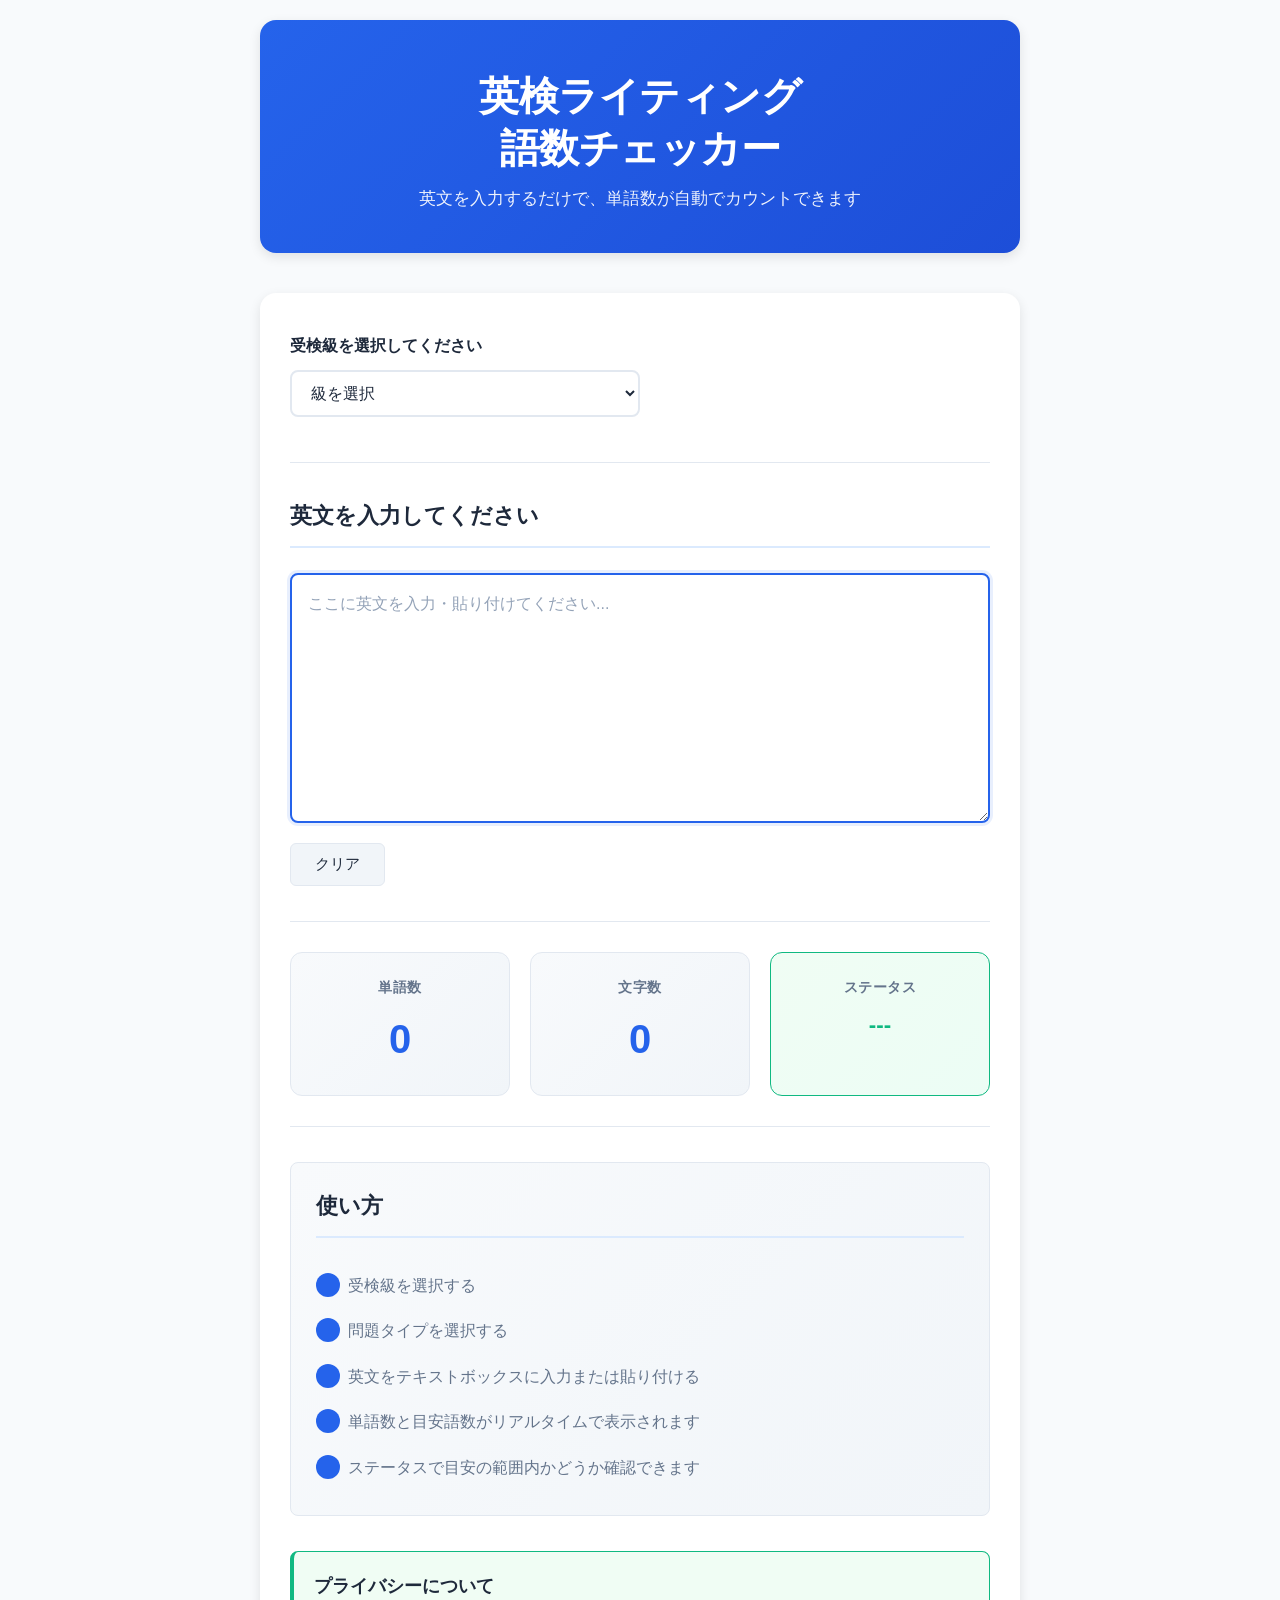
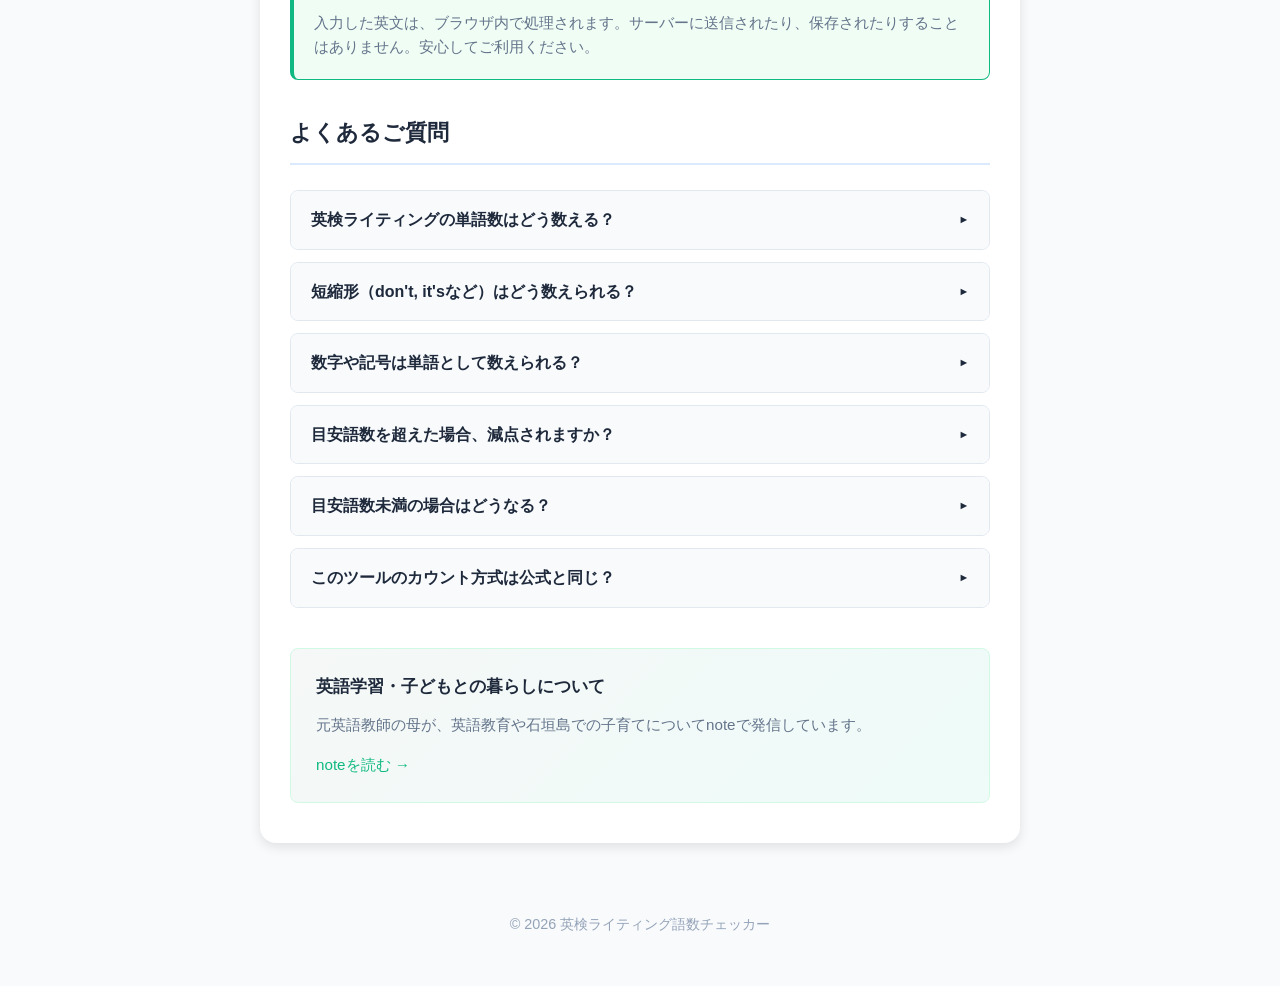
<file: index.html>
<!DOCTYPE html>
<html lang="ja">
<head>
  <meta charset="UTF-8">
  <meta name="viewport" content="width=device-width, initial-scale=1.0">
  <meta name="description" content="英検ライティングの単語数を自動でカウント。入力に応じてリアルタイムに語数を表示し、各級の目安と照らし合わせできるツール。プライバシーを守って、ブラウザ内で完結します。">
  <meta name="keywords" content="英検,ライティング,単語数,語数チェック,カウント,英文">
  <meta name="author" content="Eiken Word Counter">
  <meta name="robots" content="index, follow">
  <meta property="og:title" content="英検ライティング語数チェッカー | 無料ツール">
  <meta property="og:description" content="英検ライティングの単語数を自動でカウント。各級の目安と照らし合わせできるシンプルなツール。">
  <meta property="og:type" content="website">
  <meta property="og:locale" content="ja_JP">
  <title>英検ライティング語数チェッカー | 無料ツール</title>
  <link rel="stylesheet" href="style.css">
  <script type="application/ld+json">
  {
    "@context": "https://schema.org",
    "@type": "WebApplication",
    "name": "英検ライティング語数チェッカー",
    "description": "英検ライティングの単語数を自動でカウントするツール",
    "url": "https://saki-selftrue.github.io/eiken-word-counter/",
    "applicationCategory": "UtilityApplication",
    "offers": {
      "@type": "Offer",
      "price": "0",
      "priceCurrency": "JPY"
    }
  }
  </script>
</head>
<body>
  <div class="container">
    <header>
      <h1>英検ライティング<br>語数チェッカー</h1>
      <p class="subtitle">英文を入力するだけで、単語数が自動でカウントできます</p>
    </header>

    <main>
      <section class="grade-section">
        <div class="grade-select-group">
          <label for="gradeSelect">受検級を選択してください</label>
          <select id="gradeSelect" class="grade-select">
            <option value="">級を選択</option>
            <option value="grade3">英検3級</option>
            <option value="pre2">英検準2級</option>
            <option value="pre2plus">英検準2級プラス</option>
            <option value="grade2">英検2級</option>
            <option value="pre1">英検準1級</option>
            <option value="grade1">英検1級</option>
          </select>
        </div>

        <div class="problem-type-group" id="problemTypeGroup" style="display: none;">
          <label for="problemTypeSelect">問題タイプを選択してください</label>
          <select id="problemTypeSelect" class="grade-select">
            <option value="">問題タイプを選択</option>
          </select>
        </div>
      </section>

      <section class="target-section" id="targetSection" style="display: none;">
        <div class="target-box">
          <p class="target-label">このテストでの目安語数</p>
          <p class="target-range" id="targetRange">-</p>
          <p class="target-note">※ 出題形式・語数の目安は変更される場合があります。受験前に<a href="https://www.eiken.or.jp/" target="_blank" rel="noopener noreferrer">英検公式サイト</a>の最新情報をご確認ください。</p>
        </div>
      </section>

      <section class="input-section">
        <h2>英文を入力してください</h2>
        <textarea id="textInput" class="text-input" placeholder="ここに英文を入力・貼り付けてください..."></textarea>
        <button id="clearBtn" class="btn-clear">クリア</button>
      </section>

      <section class="stats-section">
        <div class="stats-grid">
          <div class="stat-card">
            <div class="stat-label">単語数</div>
            <div class="stat-value" id="wordCount">0</div>
          </div>
          <div class="stat-card">
            <div class="stat-label">文字数</div>
            <div class="stat-value" id="charCount">0</div>
          </div>
          <div class="stat-card status-card" id="statusCard">
            <div class="stat-label">ステータス</div>
            <div class="stat-value status-value" id="statusValue">---</div>
          </div>
        </div>
      </section>

      <section class="usage-section">
        <h2>使い方</h2>
        <ol class="usage-list">
          <li>受検級を選択する</li>
          <li>問題タイプを選択する</li>
          <li>英文をテキストボックスに入力または貼り付ける</li>
          <li>単語数と目安語数がリアルタイムで表示されます</li>
          <li>ステータスで目安の範囲内かどうか確認できます</li>
        </ol>
      </section>

      <section class="privacy-section">
        <h3>プライバシーについて</h3>
        <p>入力した英文は、ブラウザ内で処理されます。サーバーに送信されたり、保存されたりすることはありません。安心してご利用ください。</p>
      </section>

      <section class="faq-section">
        <h2>よくあるご質問</h2>

        <details>
          <summary><strong>英検ライティングの単語数はどう数える？</strong></summary>
          <p>このツールは、スペースで区切られた単語を1語として数えています。ハイフン（-）で繋がった単語（例：well-known）も1語として数えます。一般的な英単語カウント方式に準拠しています。</p>
        </details>

        <details>
          <summary><strong>短縮形（don't, it'sなど）はどう数えられる？</strong></summary>
          <p>短縮形も1語として数えられます。例えば、「don't」は1語です。</p>
        </details>

        <details>
          <summary><strong>数字や記号は単語として数えられる？</strong></summary>
          <p>このツールでは、スペースで区切られたものを単語として数えているため、単独の数字や記号も単語数に含まれる場合があります。英検の正式なカウント方法とは異なる可能性があるため、公式情報をご確認ください。</p>
        </details>

        <details>
          <summary><strong>目安語数を超えた場合、減点されますか？</strong></summary>
          <p>英検の採点基準は、英検公式サイトで公開されています。語数がわずかに超過した場合の減点については、公式情報をご確認ください。</p>
        </details>

        <details>
          <summary><strong>目安語数未満の場合はどうなる？</strong></summary>
          <p>語数が目安未満の場合、採点に影響する可能性があります。英検の公式ガイドラインをご確認の上、適切な語数での回答を心がけてください。</p>
        </details>

        <details>
          <summary><strong>このツールのカウント方式は公式と同じ？</strong></summary>
          <p>このツールは一般的な英単語カウント方式に準拠していますが、英検公式のカウント方法と異なる可能性があります。最終的には公式情報に基づき、学習を進めてください。</p>
        </details>
      </section>

      <section class="note-section">
        <h3>英語学習・子どもとの暮らしについて</h3>
        <p>元英語教師の母が、英語教育や石垣島での子育てについてnoteで発信しています。</p>
        <a href="https://note.com/saki_selftrue" class="note-link" target="_blank" rel="noopener noreferrer">noteを読む →</a>
      </section>
    </main>

    <footer>
      <p>&copy; 2026 英検ライティング語数チェッカー</p>
    </footer>
  </div>

  <script src="script.js"></script>
</body>
</html>
</file>
<file: style.css>
* {
  margin: 0;
  padding: 0;
  box-sizing: border-box;
}

:root {
  --primary-color: #2563EB;
  --primary-dark: #1E40AF;
  --primary-light: #DBEAFE;
  --accent-color: #10B981;
  --accent-dark: #059669;
  --warning-color: #F59E0B;
  --error-color: #EF4444;
  --success-color: #10B981;
  --background: #F8FAFC;
  --surface: #FFFFFF;
  --border-color: #E2E8F0;
  --text-primary: #1E293B;
  --text-secondary: #64748B;
  --text-light: #94A3B8;
  --shadow: 0 1px 3px rgba(0, 0, 0, 0.08);
  --shadow-lg: 0 4px 12px rgba(0, 0, 0, 0.1);
}

body {
  font-family: -apple-system, BlinkMacSystemFont, "Segoe UI", "Hiragino Sans", "ヒラギノ角ゴ Pro", sans-serif;
  background-color: var(--background);
  color: var(--text-primary);
  line-height: 1.6;
}

.container {
  max-width: 800px;
  margin: 0 auto;
  padding: 20px;
}

header {
  text-align: center;
  padding: 50px 20px 40px;
  background: linear-gradient(135deg, var(--primary-color) 0%, #1D4ED8 100%);
  color: white;
  border-radius: 16px;
  margin-bottom: 40px;
  box-shadow: var(--shadow-lg);
}

header h1 {
  font-size: 2.5rem;
  margin-bottom: 12px;
  font-weight: 700;
  line-height: 1.3;
  letter-spacing: -0.5px;
}

.subtitle {
  font-size: 1.05rem;
  opacity: 0.92;
  font-weight: 400;
}

main {
  background: var(--surface);
  border-radius: 16px;
  padding: 40px 30px;
  box-shadow: var(--shadow-lg);
  margin-bottom: 40px;
}

h2 {
  font-size: 1.4rem;
  margin-bottom: 25px;
  color: var(--text-primary);
  padding-bottom: 12px;
  border-bottom: 2px solid var(--primary-light);
  font-weight: 600;
}

h3 {
  font-size: 1.1rem;
  font-weight: 600;
  color: var(--text-primary);
}

/* Grade Section */
.grade-section {
  margin-bottom: 35px;
  padding-bottom: 25px;
  border-bottom: 1px solid var(--border-color);
}

.grade-select-group {
  margin-bottom: 20px;
}

.problem-type-group {
  margin-top: 20px;
}

.grade-section label {
  display: block;
  font-weight: 600;
  margin-bottom: 12px;
  color: var(--text-primary);
  font-size: 1rem;
}

.grade-select {
  width: 100%;
  max-width: 350px;
  padding: 12px 15px;
  border: 2px solid var(--border-color);
  border-radius: 8px;
  font-size: 1rem;
  font-family: inherit;
  color: var(--text-primary);
  background-color: var(--surface);
  cursor: pointer;
  transition: all 0.3s ease;
}

.grade-select:hover {
  border-color: var(--primary-color);
}

.grade-select:focus {
  outline: none;
  border-color: var(--primary-color);
  box-shadow: 0 0 0 3px rgba(37, 99, 235, 0.1);
}

/* Target Section */
.target-section {
  margin-bottom: 35px;
  animation: slideDown 0.3s ease;
}

@keyframes slideDown {
  from {
    opacity: 0;
    transform: translateY(-10px);
  }
  to {
    opacity: 1;
    transform: translateY(0);
  }
}

.target-box {
  background: linear-gradient(135deg, #F0F9FF 0%, #E0F2FE 100%);
  border: 1px solid var(--primary-light);
  border-left: 4px solid var(--primary-color);
  border-radius: 8px;
  padding: 20px;
}

.target-label {
  font-size: 0.9rem;
  color: var(--text-secondary);
  font-weight: 500;
  margin-bottom: 8px;
  text-transform: uppercase;
  letter-spacing: 0.5px;
}

.target-range {
  font-size: 1.8rem;
  font-weight: 700;
  color: var(--primary-color);
  margin-bottom: 12px;
}

.target-note {
  font-size: 0.85rem;
  color: var(--text-secondary);
  line-height: 1.5;
}

.target-note a {
  color: var(--primary-color);
  text-decoration: none;
  font-weight: 500;
}

.target-note a:hover {
  text-decoration: underline;
}

/* Input Section */
.input-section {
  margin-bottom: 35px;
}

.text-input {
  width: 100%;
  min-height: 250px;
  padding: 16px;
  border: 2px solid var(--border-color);
  border-radius: 8px;
  font-size: 1rem;
  font-family: inherit;
  color: var(--text-primary);
  background-color: var(--surface);
  resize: vertical;
  transition: all 0.3s ease;
  line-height: 1.6;
}

.text-input:focus {
  outline: none;
  border-color: var(--primary-color);
  box-shadow: 0 0 0 3px rgba(37, 99, 235, 0.1);
}

.text-input::placeholder {
  color: var(--text-light);
}

.btn-clear {
  background-color: #F1F5F9;
  color: var(--text-primary);
  border: 1px solid var(--border-color);
  padding: 10px 24px;
  font-size: 0.95rem;
  font-weight: 500;
  border-radius: 6px;
  cursor: pointer;
  margin-top: 12px;
  transition: all 0.3s ease;
}

.btn-clear:hover {
  background-color: #E2E8F0;
  border-color: var(--text-secondary);
}

.btn-clear:active {
  transform: translateY(1px);
}

/* Stats Section */
.stats-section {
  margin-bottom: 35px;
  padding: 30px 0;
  border-top: 1px solid var(--border-color);
  border-bottom: 1px solid var(--border-color);
}

.stats-grid {
  display: grid;
  grid-template-columns: repeat(auto-fit, minmax(150px, 1fr));
  gap: 20px;
}

.stat-card {
  background: linear-gradient(135deg, #F8FAFC 0%, #F1F5F9 100%);
  border: 1px solid var(--border-color);
  border-radius: 12px;
  padding: 24px 20px;
  text-align: center;
  transition: all 0.3s ease;
}

.stat-card:hover {
  box-shadow: var(--shadow-lg);
  transform: translateY(-2px);
}

.stat-label {
  font-size: 0.85rem;
  color: var(--text-secondary);
  font-weight: 600;
  text-transform: uppercase;
  letter-spacing: 0.5px;
  margin-bottom: 8px;
}

.stat-value {
  font-size: 2.5rem;
  font-weight: 700;
  color: var(--primary-color);
}

/* Status Card */
.status-card {
  background: linear-gradient(135deg, #F0FDF4 0%, #ECFDF5 100%);
  border-color: var(--success-color);
}

.status-card .stat-value {
  color: var(--success-color);
  font-size: 1.4rem;
}

.status-value.under {
  color: var(--error-color) !important;
}

.status-card.under {
  background: linear-gradient(135deg, #FEF2F2 0%, #FEE2E2 100%) !important;
  border-color: var(--error-color) !important;
}

.status-value.over {
  color: var(--warning-color) !important;
}

.status-card.over {
  background: linear-gradient(135deg, #FFFBEB 0%, #FEF3C7 100%) !important;
  border-color: var(--warning-color) !important;
}

/* Usage Section */
.usage-section {
  margin-bottom: 35px;
  background: linear-gradient(135deg, #F8FAFC 0%, #F1F5F9 100%);
  padding: 25px;
  border-radius: 8px;
  border: 1px solid var(--border-color);
}

.usage-list {
  list-style: none;
  margin-left: 0;
}

.usage-list li {
  padding: 10px 0 10px 32px;
  position: relative;
  color: var(--text-secondary);
  line-height: 1.6;
}

.usage-list li::before {
  content: attr(data-number);
  position: absolute;
  left: 0;
  width: 24px;
  height: 24px;
  background-color: var(--primary-color);
  color: white;
  border-radius: 50%;
  display: flex;
  align-items: center;
  justify-content: center;
  font-size: 0.85rem;
  font-weight: 600;
  counter-increment: list-counter;
}

/* Privacy Section */
.privacy-section {
  background: #F0FDF4;
  border: 1px solid var(--success-color);
  border-left: 4px solid var(--success-color);
  padding: 20px;
  border-radius: 8px;
  margin-bottom: 35px;
}

.privacy-section h3 {
  margin-bottom: 10px;
  color: var(--text-primary);
}

.privacy-section p {
  font-size: 0.95rem;
  color: var(--text-secondary);
  line-height: 1.6;
}

/* FAQ Section */
.faq-section {
  margin-bottom: 35px;
}

details {
  margin-bottom: 12px;
  border: 1px solid var(--border-color);
  border-radius: 8px;
  overflow: hidden;
  transition: all 0.3s ease;
}

details:hover {
  box-shadow: var(--shadow);
}

details summary {
  background-color: #F8FAFC;
  padding: 16px 20px;
  cursor: pointer;
  user-select: none;
  font-weight: 500;
  color: var(--text-primary);
  transition: background-color 0.3s ease;
  display: flex;
  justify-content: space-between;
  align-items: center;
}

details summary:hover {
  background-color: #F1F5F9;
}

details summary::after {
  content: "▼";
  transform: rotate(-90deg);
  transition: transform 0.3s ease;
  font-size: 0.7rem;
  margin-left: 12px;
  flex-shrink: 0;
}

details[open] summary {
  background-color: #EFF6FF;
  border-bottom: 1px solid var(--border-color);
}

details[open] summary::after {
  transform: rotate(0deg);
}

details > p {
  padding: 20px;
  color: var(--text-secondary);
  background-color: #FAFBFC;
  line-height: 1.8;
  font-size: 0.95rem;
}

/* Note Section */
.note-section {
  background: linear-gradient(135deg, #F5F8F7 0%, #EEFBF9 100%);
  border-left: 4px solid var(--accent-color);
  padding: 25px;
  margin-top: 40px;
  border-radius: 8px;
  border: 1px solid #D1FAE5;
}

.note-section h3 {
  font-size: 1.05rem;
  color: var(--text-primary);
  margin-bottom: 12px;
  font-weight: 600;
}

.note-section p {
  font-size: 0.95rem;
  color: var(--text-secondary);
  margin-bottom: 15px;
  line-height: 1.6;
}

.note-link {
  display: inline-block;
  color: var(--accent-color);
  text-decoration: none;
  font-weight: 500;
  font-size: 0.95rem;
  transition: all 0.3s ease;
}

.note-link:hover {
  color: var(--accent-dark);
  text-decoration: underline;
}

/* Footer */
footer {
  text-align: center;
  padding: 30px 20px;
  color: var(--text-light);
  font-size: 0.9rem;
}

/* Mobile Responsive */
@media (max-width: 768px) {
  header h1 {
    font-size: 2rem;
  }

  .subtitle {
    font-size: 1rem;
  }

  main {
    padding: 25px 20px;
  }

  h2 {
    font-size: 1.2rem;
    margin-bottom: 20px;
  }

  .text-input {
    min-height: 200px;
    font-size: 16px;
  }

  .stats-grid {
    grid-template-columns: 1fr;
    gap: 15px;
  }

  .stat-value {
    font-size: 2rem;
  }

  .target-range {
    font-size: 1.5rem;
  }

  .grade-select {
    max-width: 100%;
  }
}

@media (max-width: 480px) {
  .container {
    padding: 15px;
  }

  header {
    padding: 35px 15px 25px;
    margin-bottom: 25px;
    border-radius: 12px;
  }

  header h1 {
    font-size: 1.6rem;
    margin-bottom: 8px;
  }

  .subtitle {
    font-size: 0.95rem;
  }

  main {
    padding: 20px 15px;
    margin-bottom: 25px;
    border-radius: 12px;
  }

  h2 {
    font-size: 1.1rem;
    margin-bottom: 15px;
  }

  .text-input {
    min-height: 180px;
    padding: 12px;
    font-size: 16px;
  }

  .stat-card {
    padding: 18px 15px;
  }

  .stat-label {
    font-size: 0.8rem;
  }

  .stat-value {
    font-size: 1.8rem;
  }

  .usage-list li {
    padding: 8px 0 8px 28px;
    font-size: 0.95rem;
  }

  .usage-list li::before {
    width: 20px;
    height: 20px;
    font-size: 0.75rem;
  }

  .privacy-section {
    padding: 15px;
  }

  details summary {
    padding: 12px 15px;
    font-size: 0.95rem;
  }

  details > p {
    padding: 15px;
    font-size: 0.9rem;
  }

  .note-section {
    padding: 18px;
    margin-top: 30px;
  }

  .note-section h3 {
    font-size: 1rem;
  }

  .note-section p {
    font-size: 0.9rem;
  }
}
</file>
